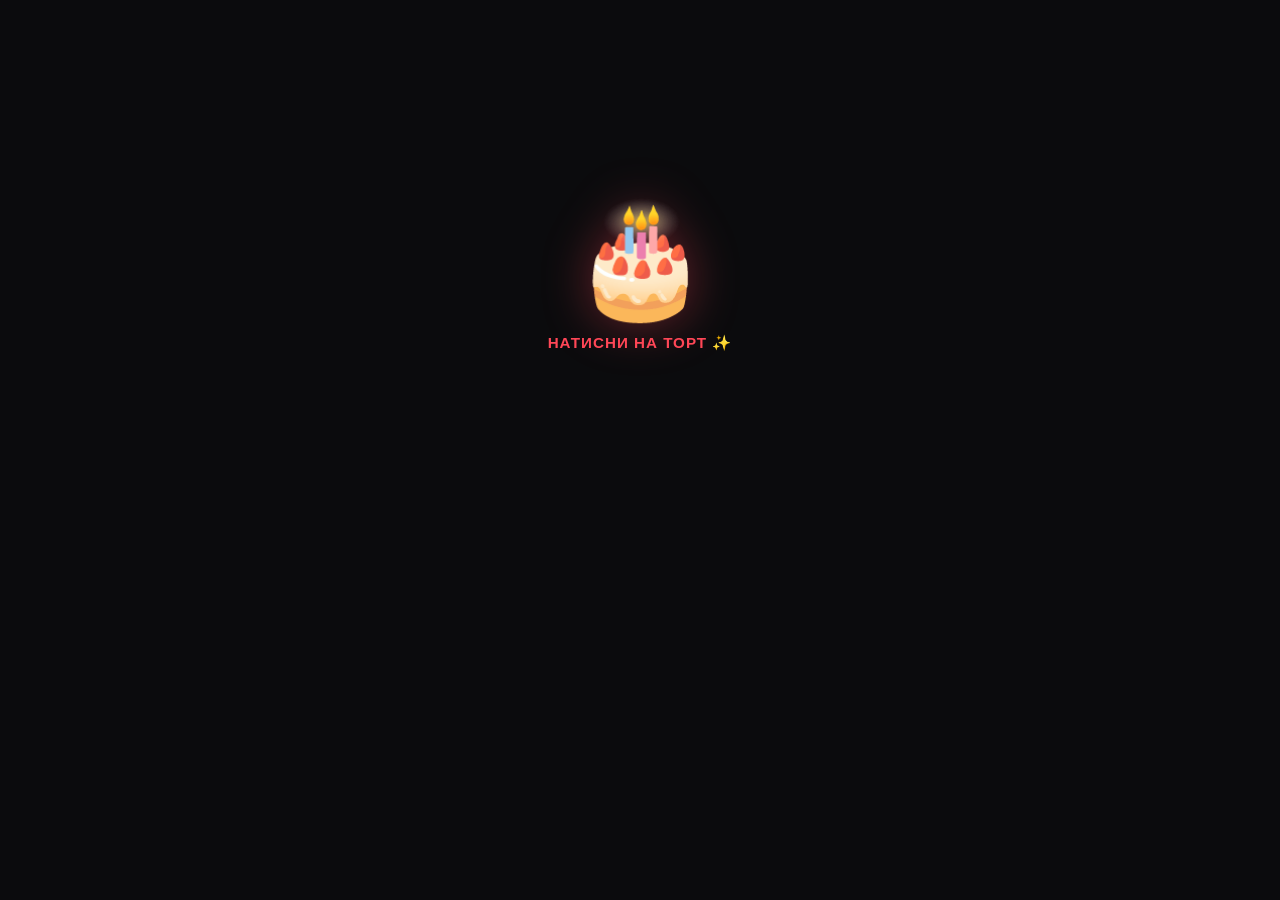
<file: cake.html>
<!DOCTYPE html>
<html lang="uk">
<head>
  <meta charset="UTF-8">
  <meta name="viewport" content="width=device-width, initial-scale=1.0">
  <title>З Днем Народження, Діано! 🎉</title>
  <style>
    * {
      margin: 0;
      padding: 0;
      box-sizing: border-box;
      font-family: 'Segoe UI', Tahoma, Geneva, Verdana, sans-serif;
    }

    body {
      background-color: #0b0b0d;
      color: #ffffff;
      min-height: 100vh;
      display: flex;
      flex-direction: column;
      justify-content: center;
      align-items: center;
      text-align: center;
      padding: 20px;
      overflow-x: hidden;
    }

    .container {
      max-width: 600px;
      width: 100%;
      display: flex;
      flex-direction: column;
      align-items: center;
      position: relative;
    }

    /* Додатковий білий текст "To be continued 2027..." зверху */
    .continued-text {
      position: absolute;
      top: -95px;
      color: #ffffff;
      font-weight: 700;
      font-size: 1rem;
      letter-spacing: 1px;
      opacity: 0;
      transform: translateY(10px);
      transition: all 0.3s ease;
      pointer-events: none;
      z-index: 11;
      text-shadow: 0 0 10px rgba(255, 255, 255, 0.5);
    }

    .continued-text.show {
      opacity: 1;
      transform: translateY(0);
    }

    /* Спливаюче повідомлення "Люблю тебе Діан" */
    .secret-toast {
      position: absolute;
      top: -55px;
      background: linear-gradient(135deg, #ff4757, #ff6b81);
      color: #ffffff;
      padding: 10px 22px;
      border-radius: 25px;
      font-weight: 700;
      font-size: 1.1rem;
      box-shadow: 0 10px 25px rgba(255, 71, 87, 0.5);
      opacity: 0;
      transform: translateY(10px) scale(0.9);
      transition: all 0.3s cubic-bezier(0.175, 0.885, 0.32, 1.275);
      cursor: pointer;
      z-index: 10;
    }

    .secret-toast.show {
      opacity: 1;
      transform: translateY(0) scale(1);
    }

    /* Збільшення при наведенні курсору на сам текст */
    .secret-toast:hover {
      transform: scale(1.08) translateY(0) !important;
    }

    /* Група верхніх смайликів (спочатку прихована) */
    .emoji-group {
      display: none;
      gap: 20px;
      justify-content: center;
      align-items: center;
      margin-bottom: 25px;
      opacity: 0;
      transform: translateY(-10px);
      transition: opacity 0.5s ease, transform 0.5s ease;
    }

    .emoji-group.visible {
      display: flex;
      opacity: 1;
      transform: translateY(0);
    }

    .emoji-item {
      font-size: 80px;
      cursor: pointer;
      user-select: none;
      transition: transform 0.2s ease, filter 0.2s ease;
      filter: drop-shadow(0 0 15px rgba(255, 71, 87, 0.3));
    }

    .emoji-item:hover {
      transform: scale(1.15) rotate(5deg);
    }

    .emoji-item:active {
      transform: scale(0.95);
    }

    /* Торт */
    .cake-wrapper {
      position: relative;
      cursor: pointer;
      margin-bottom: 30px;
      transition: transform 0.3s ease;
      user-select: none;
    }

    .cake-wrapper:hover {
      transform: scale(1.05);
    }

    .cake-icon {
      font-size: 110px;
      filter: drop-shadow(0 0 25px rgba(255, 71, 87, 0.4));
      animation: pulse 2s infinite ease-in-out;
    }

    .click-hint {
      margin-top: 10px;
      font-size: 0.95rem;
      color: #ff4757;
      letter-spacing: 1px;
      text-transform: uppercase;
      font-weight: 600;
      animation: bounce 1.5s infinite;
    }

    /* Блок привітання */
    .greeting-box {
      opacity: 0;
      transform: translateY(20px);
      transition: all 0.8s cubic-bezier(0.175, 0.885, 0.32, 1.275);
      pointer-events: none;
      background: rgba(255, 255, 255, 0.03);
      padding: 30px 25px;
      border-radius: 20px;
      border: 1px solid rgba(255, 255, 255, 0.08);
      backdrop-filter: blur(10px);
      box-shadow: 0 15px 35px rgba(0,0,0,0.5);
      width: 100%;
    }

    .greeting-box.active {
      opacity: 1;
      transform: translateY(0);
      pointer-events: auto;
    }

    .greeting-title {
      font-size: 2.2rem;
      margin-bottom: 15px;
      background: linear-gradient(135deg, #ff4757, #ff6b81, #ffa502);
      -webkit-background-clip: text;
      -webkit-text-fill-color: transparent;
      font-weight: 800;
    }

    .greeting-text {
      font-size: 1.15rem;
      color: #e0e0e0;
      line-height: 1.6;
      margin-bottom: 25px;
    }

    .btn-card {
      display: inline-block;
      padding: 14px 32px;
      background: linear-gradient(135deg, #ff4757, #ff6b81);
      color: #ffffff;
      text-decoration: none;
      border-radius: 30px;
      font-weight: 700;
      font-size: 1.05rem;
      box-shadow: 0 8px 25px rgba(255, 71, 87, 0.4);
      transition: all 0.3s ease;
    }

    .btn-card:hover {
      transform: translateY(-3px);
      box-shadow: 0 12px 30px rgba(255, 71, 87, 0.6);
    }

    @keyframes pulse {
      0%, 100% { transform: scale(1); }
      50% { transform: scale(1.03); }
    }

    @keyframes bounce {
      0%, 100% { transform: translateY(0); }
      50% { transform: translateY(-6px); }
    }
  </style>
</head>
<body>

  <div class="container">
    
    <!-- Додатковий білий текст зверху -->
    <div class="continued-text" id="continuedText">To be continued 2027...</div>

    <!-- Спливаючий текст "Люблю тебе Діан" -->
    <div class="secret-toast" id="secretToast">Ti amo Diana 💋❤️</div>

    <!-- Верхні 3 смайлики (спочатку приховані) -->
    <div class="emoji-group" id="emojiGroup">
      <span class="emoji-item">🎉</span>
      <span class="emoji-item">🎂</span>
      <span class="emoji-item">✨</span>
    </div>

    <!-- Торт -->
    <div class="cake-wrapper" id="cakeBtn">
      <div class="cake-icon">🎂</div>
      <div class="click-hint" id="hintText">Натисни на торт ✨</div>
    </div>

    <!-- Привітання та кнопка -->
    <div class="greeting-box" id="greetingBox">
      <h1 class="greeting-title">З 16-річчям, дорога Діано! ✨🎂</h1>
      <p class="greeting-text">
        Нехай цей рік принесе тобі безліч яскравих моментів, щирих посмішок та здійснення найзаповітніших мрій! 
        Дякую, що ти є. Для тебе створено особливу сторінку з найкращими спогадами!
      </p>
      <a href="main.html" class="btn-card">Перейти до листівки 💌</a>
    </div>

  </div>

  <script>
    const cakeBtn = document.getElementById('cakeBtn');
    const greetingBox = document.getElementById('greetingBox');
    const hintText = document.getElementById('hintText');
    const emojiGroup = document.getElementById('emojiGroup');
    const emojis = document.querySelectorAll('.emoji-item');
    const secretToast = document.getElementById('secretToast');
    const continuedText = document.getElementById('continuedText');
    let continuedTimeout;

    // Дія при натисканні на торт
    cakeBtn.addEventListener('click', () => {
      greetingBox.classList.add('active');
      hintText.style.display = 'none';
      document.querySelector('.cake-icon').innerText = '';   //🎉🎂✨
      emojiGroup.classList.add('visible');
    });

    // Клік на будь-який смайлик показує плашку "Люблю тебе Діан"
    emojis.forEach(emoji => {
      emoji.addEventListener('click', () => {
        secretToast.classList.add('show');
      });
    });

    // Якщо курсор іде з плашки "Люблю тебе Діан" — вона ховається
    secretToast.addEventListener('mouseleave', () => {
      secretToast.classList.remove('show');
    });

    // Клік на саму плашку "Люблю тебе Діан" запускає білий текст на 1 секунду
    secretToast.addEventListener('click', () => {
      continuedText.classList.add('show');
      
      clearTimeout(continuedTimeout);
      continuedTimeout = setTimeout(() => {
        continuedText.classList.remove('show');
      }, 1000);
    });
  </script>

</body>
</html>
</file>
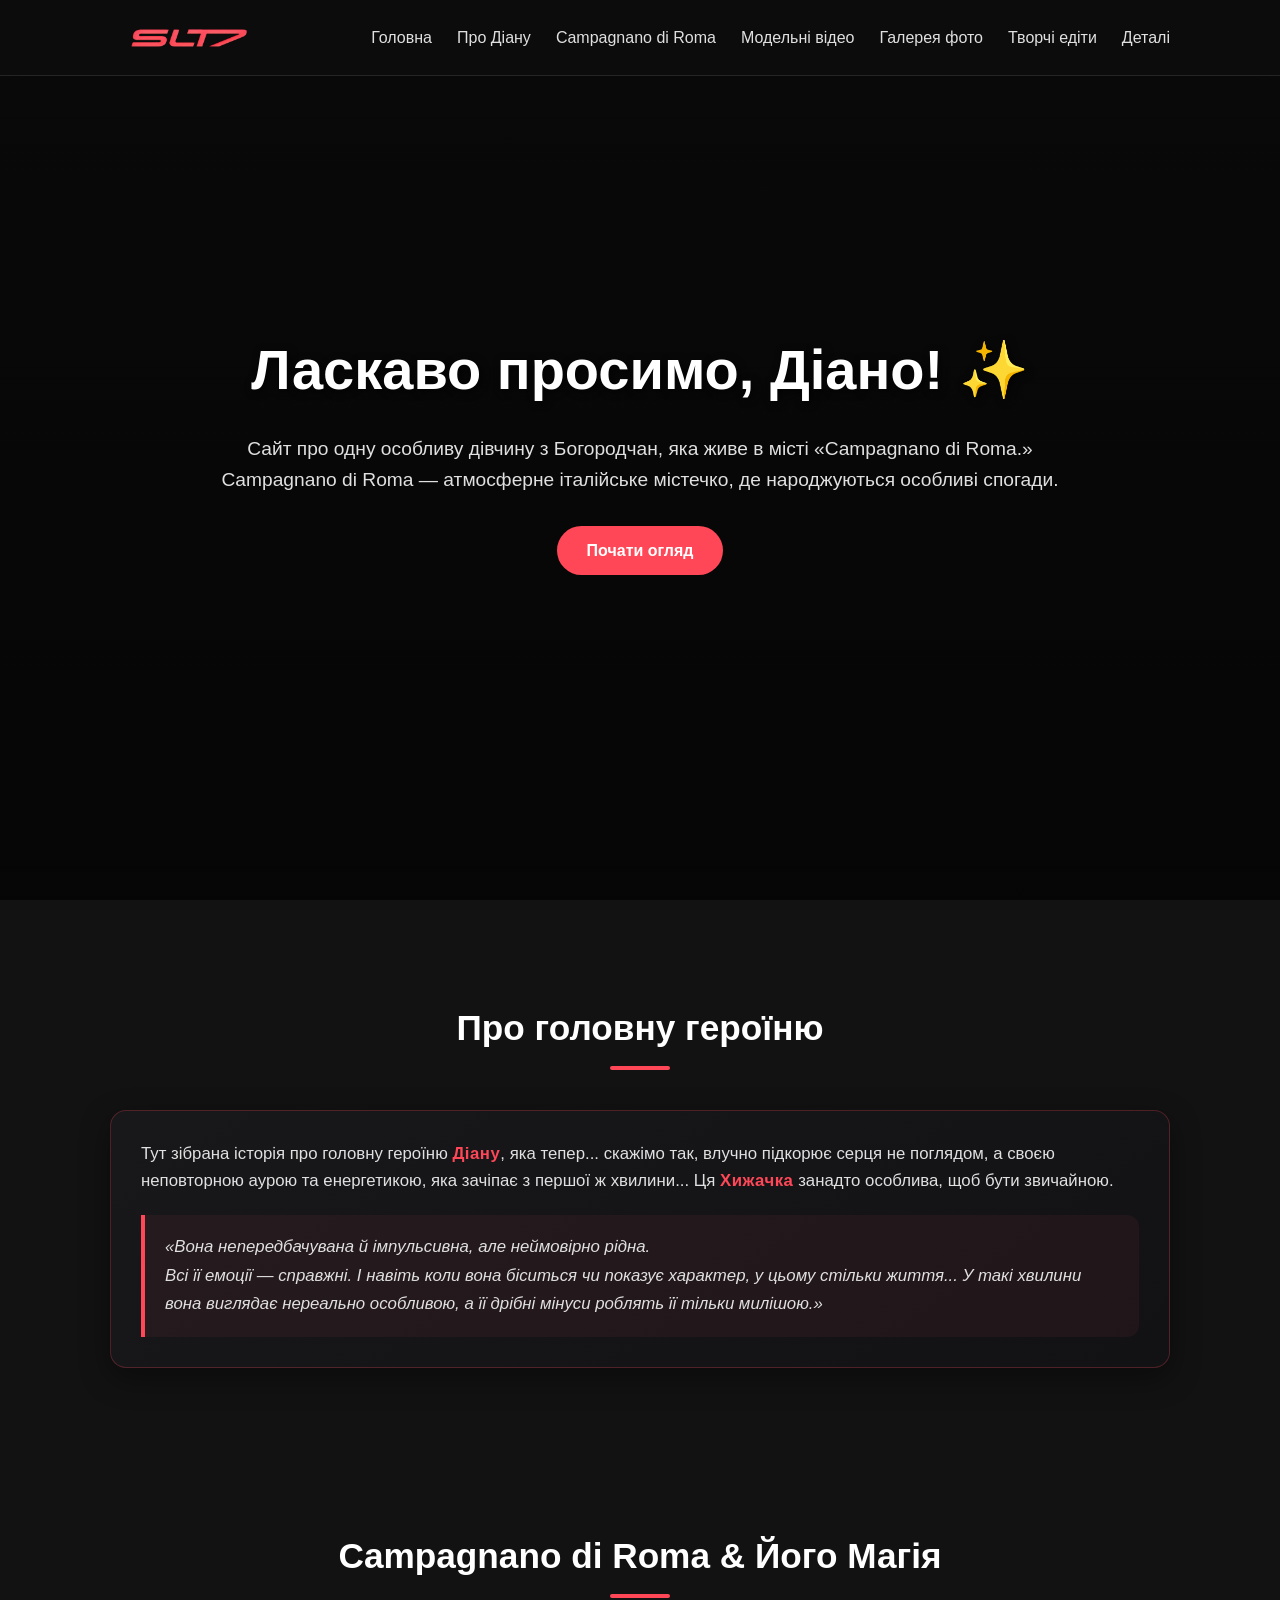
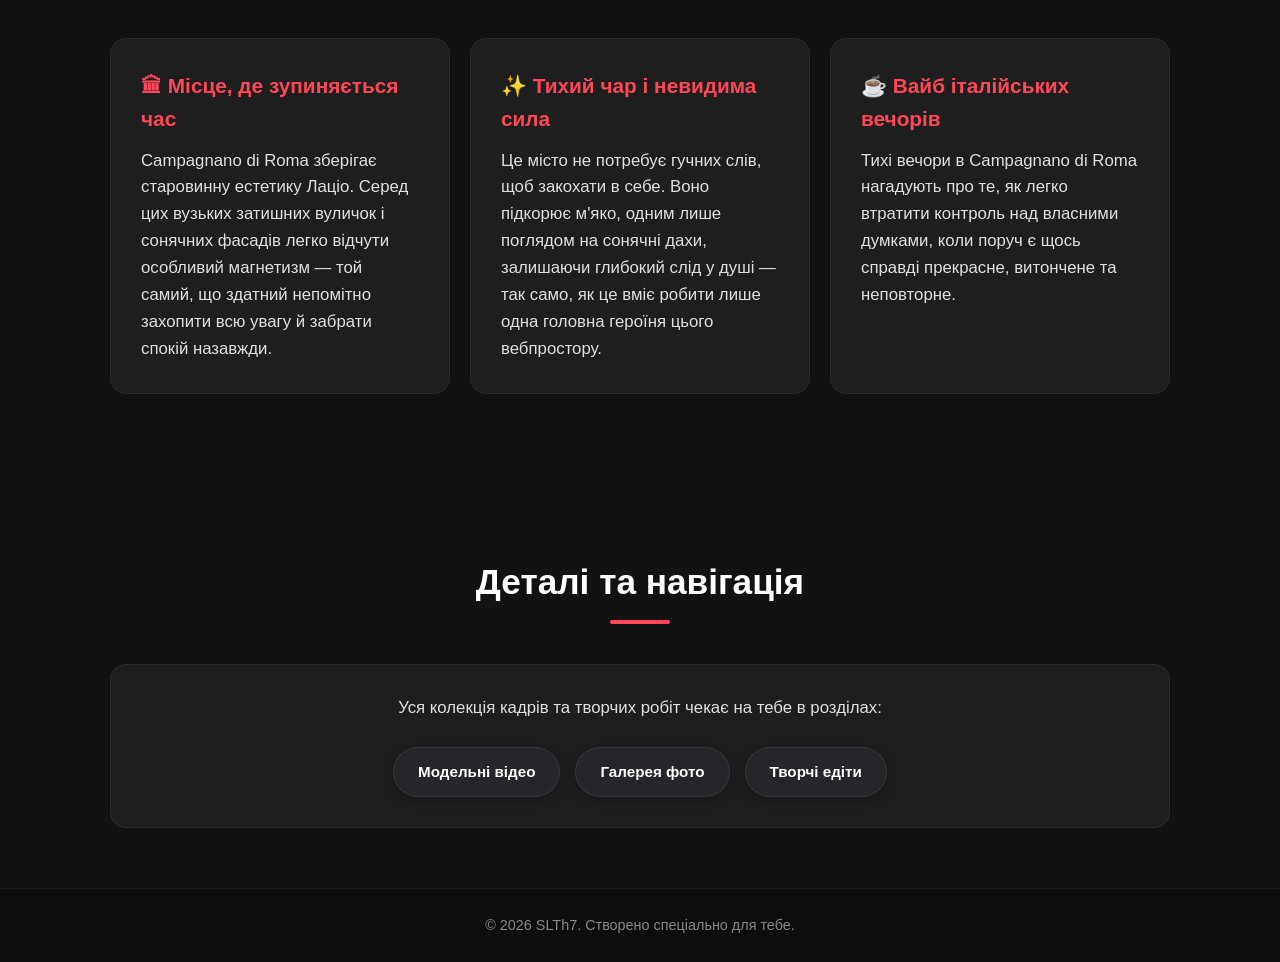
<file: index0.html>
<!DOCTYPE html>
<html lang="uk">
<head>
  <meta charset="UTF-8">
  <meta name="viewport" content="width=device-width, initial-scale=1.0">
  <title>SLTh7 - Головна</title>
  <link rel="stylesheet" href="style0.css">
</head>
<body>

  <!-- Напівпрозоре меню зверху -->
  <nav class="navbar">
    <div class="nav-container">
      <a href="#hero" class="nav-logo">
        <img src="1789593681100.png" alt="SLTh7 Logo">
      </a>
      <ul class="nav-links">
        <li><a href="#hero">Головна</a></li>
        <li><a href="#about">Про Діану</a></li>
        <li><a href="#campagnano">Campagnano di Roma</a></li>
        <li><a href="index1.html">Модельні відео</a></li>
        <li><a href="index2.html">Галерея фото</a></li>
        <li><a href="index3.html">Творчі едіти</a></li>
        <li><a href="#details">Деталі</a></li>
      </ul>
    </div>
  </nav>

  <!-- 1. Головна секція на весь екран (Hero) -->
  <header class="hero" id="hero">
    <h1>Ласкаво просимо, Діано! ✨</h1>
    <!-- Перший рядок українською з назвою міста англійською, другий рядок про місто -->
    <p>
      Сайт про одну особливу дівчину з Богородчан, яка живе в місті «Campagnano di Roma.»<br>
      Campagnano di Roma — атмосферне італійське містечко, де народжуються особливі спогади.
    </p>
    <a href="#about" class="btn">Почати огляд</a>
  </header>

<!-- 2. Про Діану -->
  <section class="content-section" id="about">
    <h2 class="section-title">Про головну героїню</h2>
    <div class="info-card hero-about-card">
      <p class="about-lead">
        Тут зібрана історія про головну героїню <span class="highlight-name">Діану</span>, яка тепер... скажімо так, влучно підкорює серця не поглядом, а своєю неповторною аурою та енергетикою, яка зачіпає з першої ж хвилини... Ця <span class="highlight-name">Хижачка</span> занадто особлива, щоб бути звичайною.
      </p>
      
      <div class="quote-box">
        <p class="quote-text">
          «Вона непередбачувана й імпульсивна, але неймовірно рідна. <br>
          Всі її емоції — справжні. І навіть коли вона біситься чи показує характер, у цьому стільки життя... У такі хвилини вона виглядає нереально особливою, а її дрібні мінуси роблять її тільки милішою.»
        </p>
      </div>
    </div>
  </section>

  <!-- 3. Секція: Campagnano di Roma з натяками -->
  <section class="content-section" id="campagnano">
    <h2 class="section-title">Campagnano di Roma & Його Магія</h2>
    <div class="cards-grid">
      
      <div class="info-card">
        <h3>🏛 Місце, де зупиняється час</h3>
        <p>Campagnano di Roma зберігає старовинну естетику Лаціо. Серед цих вузьких затишних вуличок і сонячних фасадів легко відчути особливий магнетизм — той самий, що здатний непомітно захопити всю увагу й забрати спокій назавжди.</p>
      </div>

      <div class="info-card">
        <h3>✨ Тихий чар і невидима сила</h3>
        <p>Це місто не потребує гучних слів, щоб закохати в себе. Воно підкорює м'яко, одним лише поглядом на сонячні дахи, залишаючи глибокий слід у душі — так само, як це вміє робити лише одна головна героїня цього вебпростору.</p>
      </div>

      <div class="info-card">
        <h3>☕ Вайб італійських вечорів</h3>
        <p>Тихі вечори в Campagnano di Roma нагадують про те, як легко втратити контроль над власними думками, коли поруч є щось справді прекрасне, витончене та неповторне.</p>
      </div>

    </div>
  </section>

<!-- 4. Детальна інформація / Навігація -->
  <section class="content-section" id="details">
    <h2 class="section-title">Деталі та навігація</h2>
    <div class="info-card nav-details-card">
      <p class="nav-details-text">Уся колекція кадрів та творчих робіт чекає на тебе в розділах:</p>
      
      <div class="nav-buttons-container">
        <a href="index1.html" class="nav-btn-link">Модельні відео</a>
        <a href="index2.html" class="nav-btn-link main-btn">Галерея фото</a>
        <a href="index3.html" class="nav-btn-link">Творчі едіти</a>
      </div>
    </div>
  </section>

    <footer class="footer">
    <p>&copy; 2026 SLTh7. Створено спеціально для тебе.</p>
  </footer>

  <script>
    console.log("Ура! Скрипт підключено успішно!");
    alert("З приходом на сайт!");
    alert("Він створений спеціально для тебе!");
    
    function scrollDown() {
        window.scrollTo({top: window.innerHeight, behavior: 'smooth' });
    }
  </script>
  <script src="script1.js"></script>
</body>
</html>
</file>
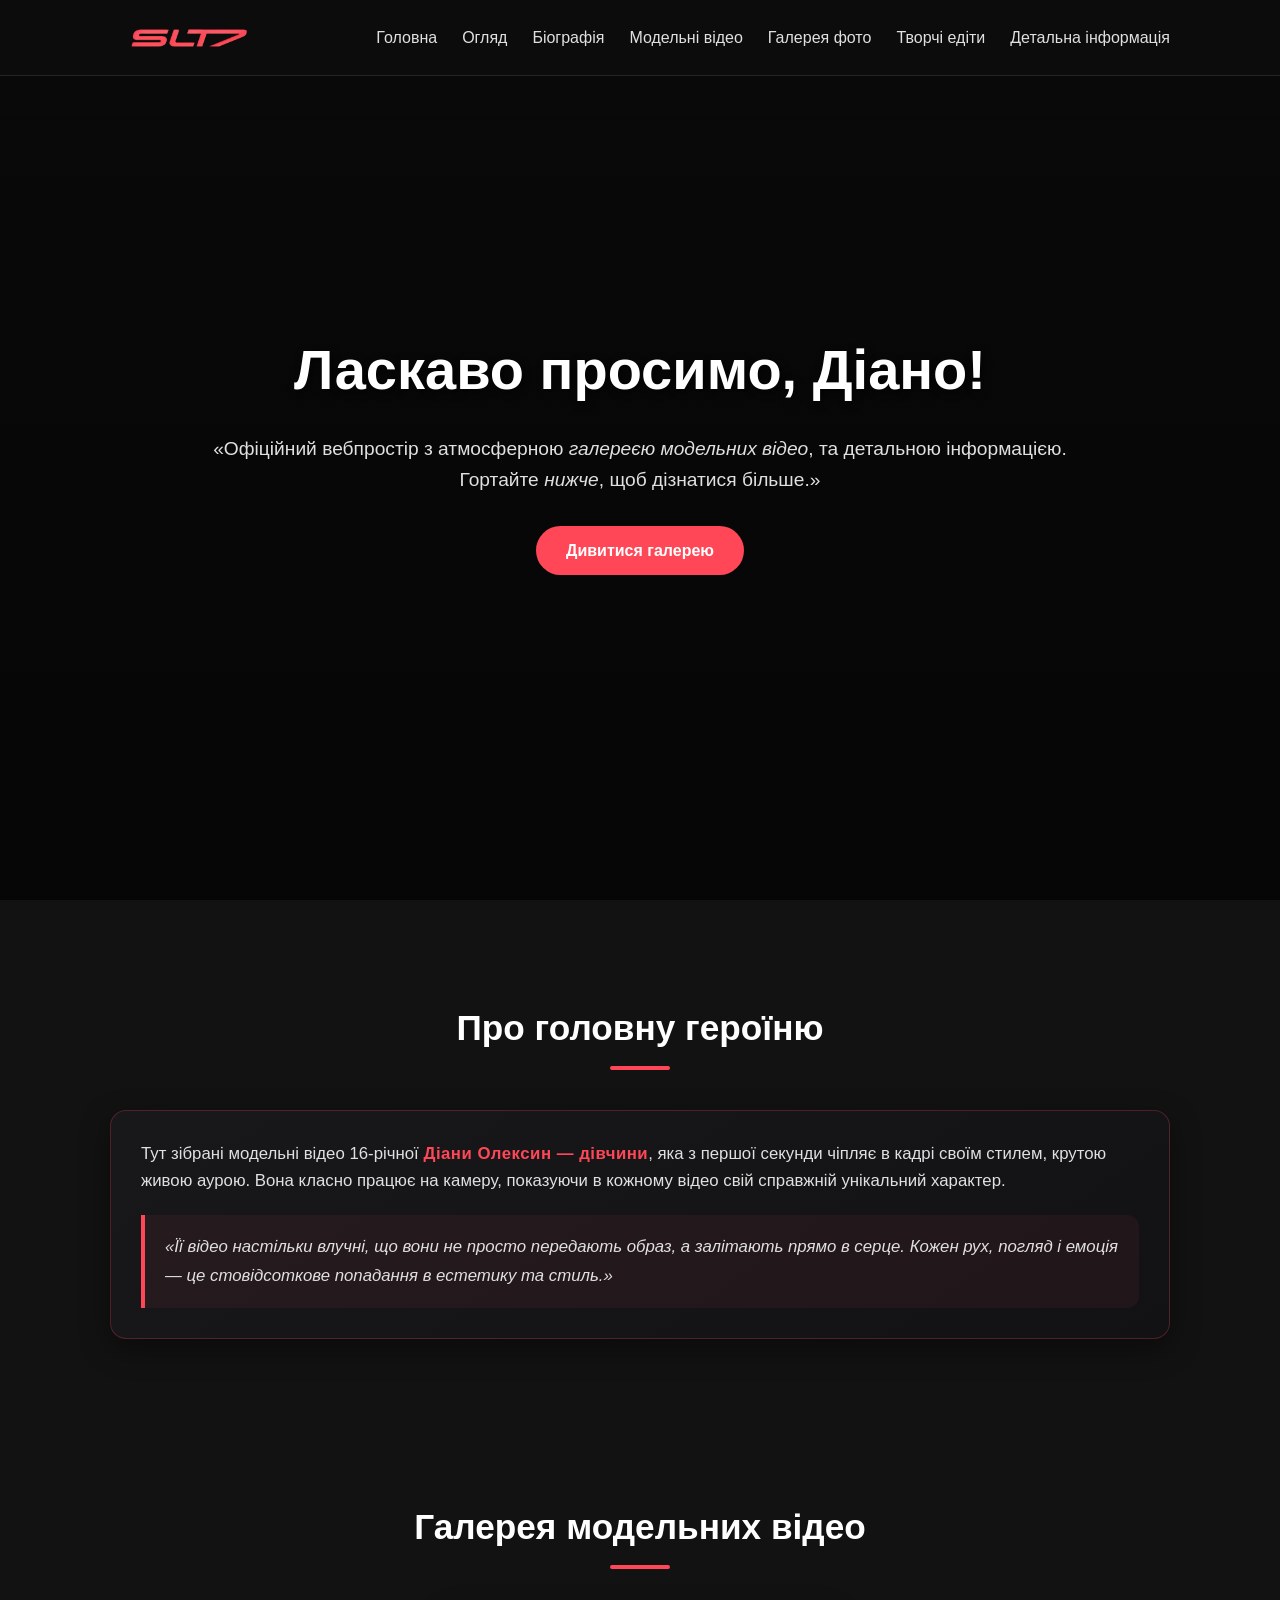
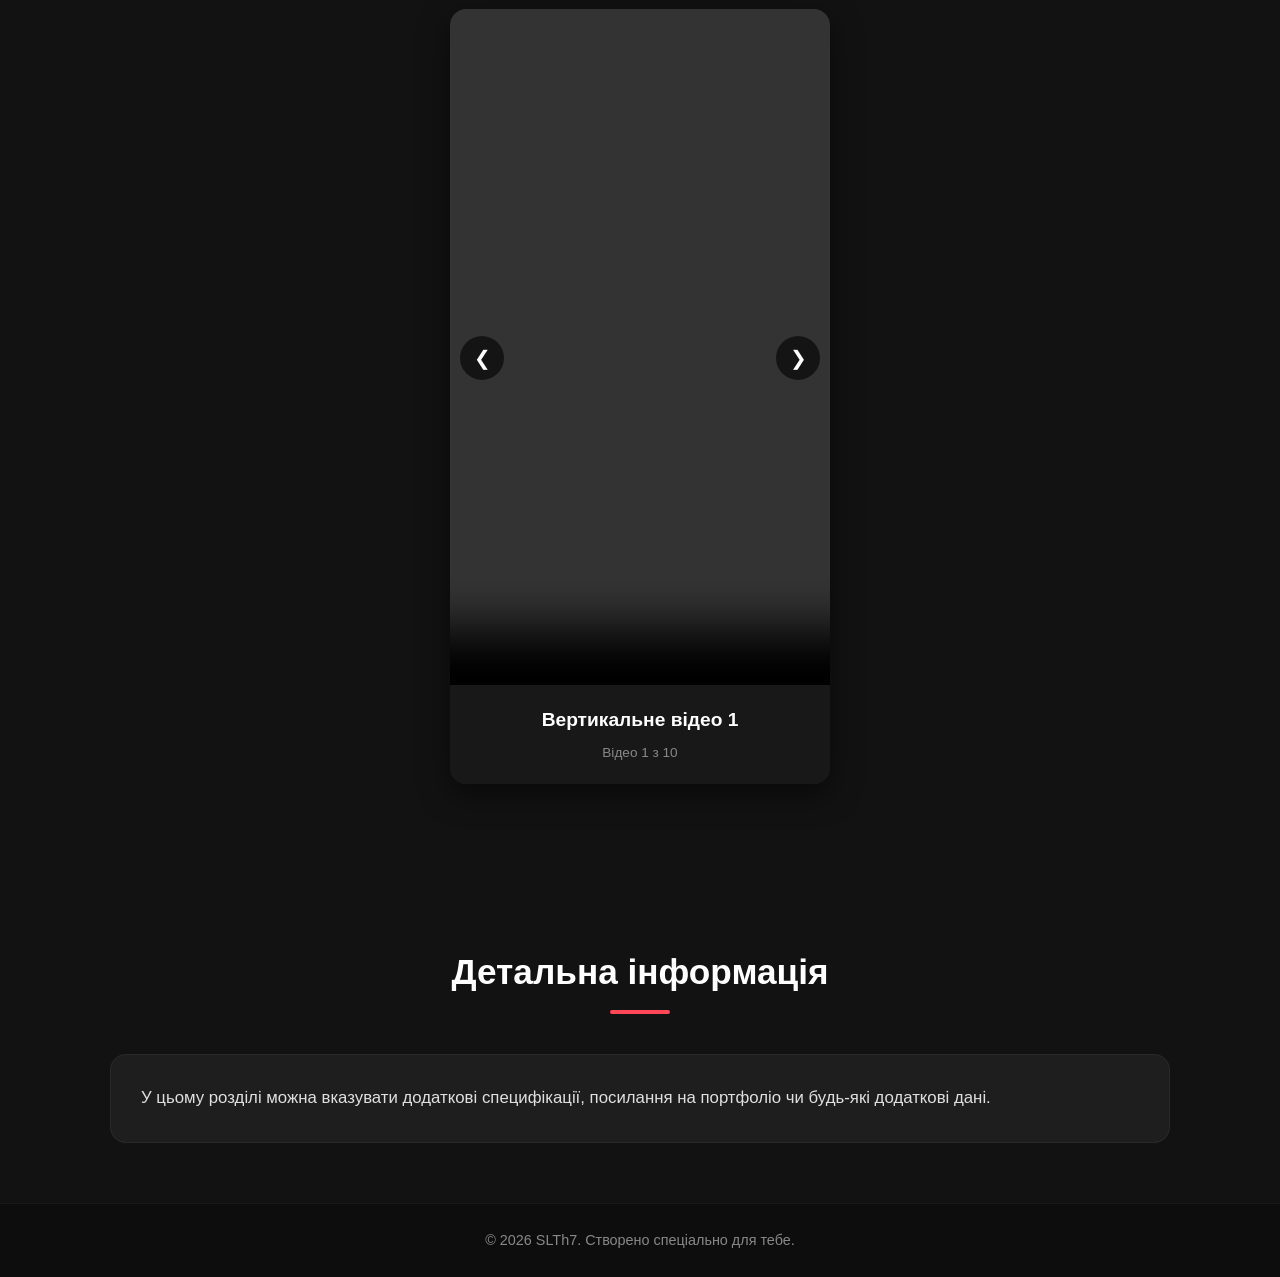
<file: index1.html>
<!DOCTYPE html>
<html lang="uk">
<head>
  <meta charset="UTF-8">
  <meta name="viewport" content="width=device-width, initial-scale=1.0">
  <title>SLTh7 - Персональний Сайт</title>
  <link rel="stylesheet" href="style1.css">
</head>
<body>

  <!-- Напівпрозоре меню зверху -->
  <nav class="navbar">
    <div class="nav-container">
      <a href="#hero" class="nav-logo">
    <img src="1789593681100.png" alt="SLTh7 Logo">
</a>
      <ul class="nav-links">
        <li><a href="index0.html">Головна</a></li>
        <li><a href="#hero">Огляд</a></li>
        <li><a href="#biography">Біографія</a></li>
        <li><a href="#gallery">Модельні відео</a></li>
        <li><a href="index2.html">Галерея фото</a></li>
        <li><a href="index3.html">Творчі едіти</a></li>
        <li><a href="#details">Детальна інформація</a></li>
      </ul>
    </div>
  </nav>

  <!-- 1. Головна секція на весь екран (Hero) -->
  <header class="hero" id="hero">
    <h1>Ласкаво просимо, Діано!</h1>
    <p>«Офіційний вебпростір з атмосферною <em>галереєю модельних відео</em>, та детальною інформацією. <br> 
      Гортайте <em>нижче</em>, щоб дізнатися більше.»</p>
    <a href="#gallery" class="btn">Дивитися галерею</a>
  </header>

  <!-- 2. Біографія -->
  <section class="content-section" id="biography">
    <h2 class="section-title">Про головну героїню</h2>
    <div class="info-card hero-about-card">
      <p class="about-lead">
        Тут зібрані модельні відео 16-річної <span class="highlight-name">Діани Олексин — дівчини</span>, яка з першої секунди чіпляє в кадрі своїм стилем, крутою живою аурою. Вона класно працює на камеру, показуючи в кожному відео свій справжній унікальний характер.
      </p>
      
      <div class="quote-box">
        <p class="quote-text">
          «Її відео настільки влучні, що вони не просто передають образ, а залітають прямо в серце. Кожен рух, погляд і емоція — це стовідсоткове попадання в естетику та стиль.»
        </p>
      </div>
    </div>
  </section>

  <!-- 3. Відеогалерея (Одне вікно, 4 відео) -->
  <section class="content-section" id="gallery">
    <h2 class="section-title">Галерея модельних відео</h2>

    <div class="video-slider-container">
      <!-- Стрілочки переключення -->
      <button class="nav-btn prev-btn" id="prevBtn" aria-label="Попереднє відео">&#10094;</button>
      <button class="nav-btn next-btn" id="nextBtn" aria-label="Наступне відео">&#10095;</button>

      <div class="video-player-wrapper">
  <video id="videoPlayer" controls allowfullscreen>
    <source src="" type="video/mp4">
  </video>
</div>

      <!-- Опис та лічильник -->
      <div class="video-info">
        <h3 id="videoTitle">Завантаження...</h3>
        <div class="video-counter" id="videoCounter">Відео 1 з 4</div>
      </div>
    </div>
  </section>

  <!-- 4. Детальна інформація -->
  <section class="content-section" id="details">
    <h2 class="section-title">Детальна інформація</h2>
    <div class="info-card">
      <p>У цьому розділі можна вказувати додаткові специфікації, посилання на портфоліо чи будь-які додаткові дані.</p>
    </div>
  </section>

    <!-- Футер -->
  <footer class="footer">
    <p>&copy; 2026 SLTh7. Створено спеціально для тебе.</p>
  </footer>

  <script src="script1.js"></script>
</body>
</html>
</file>
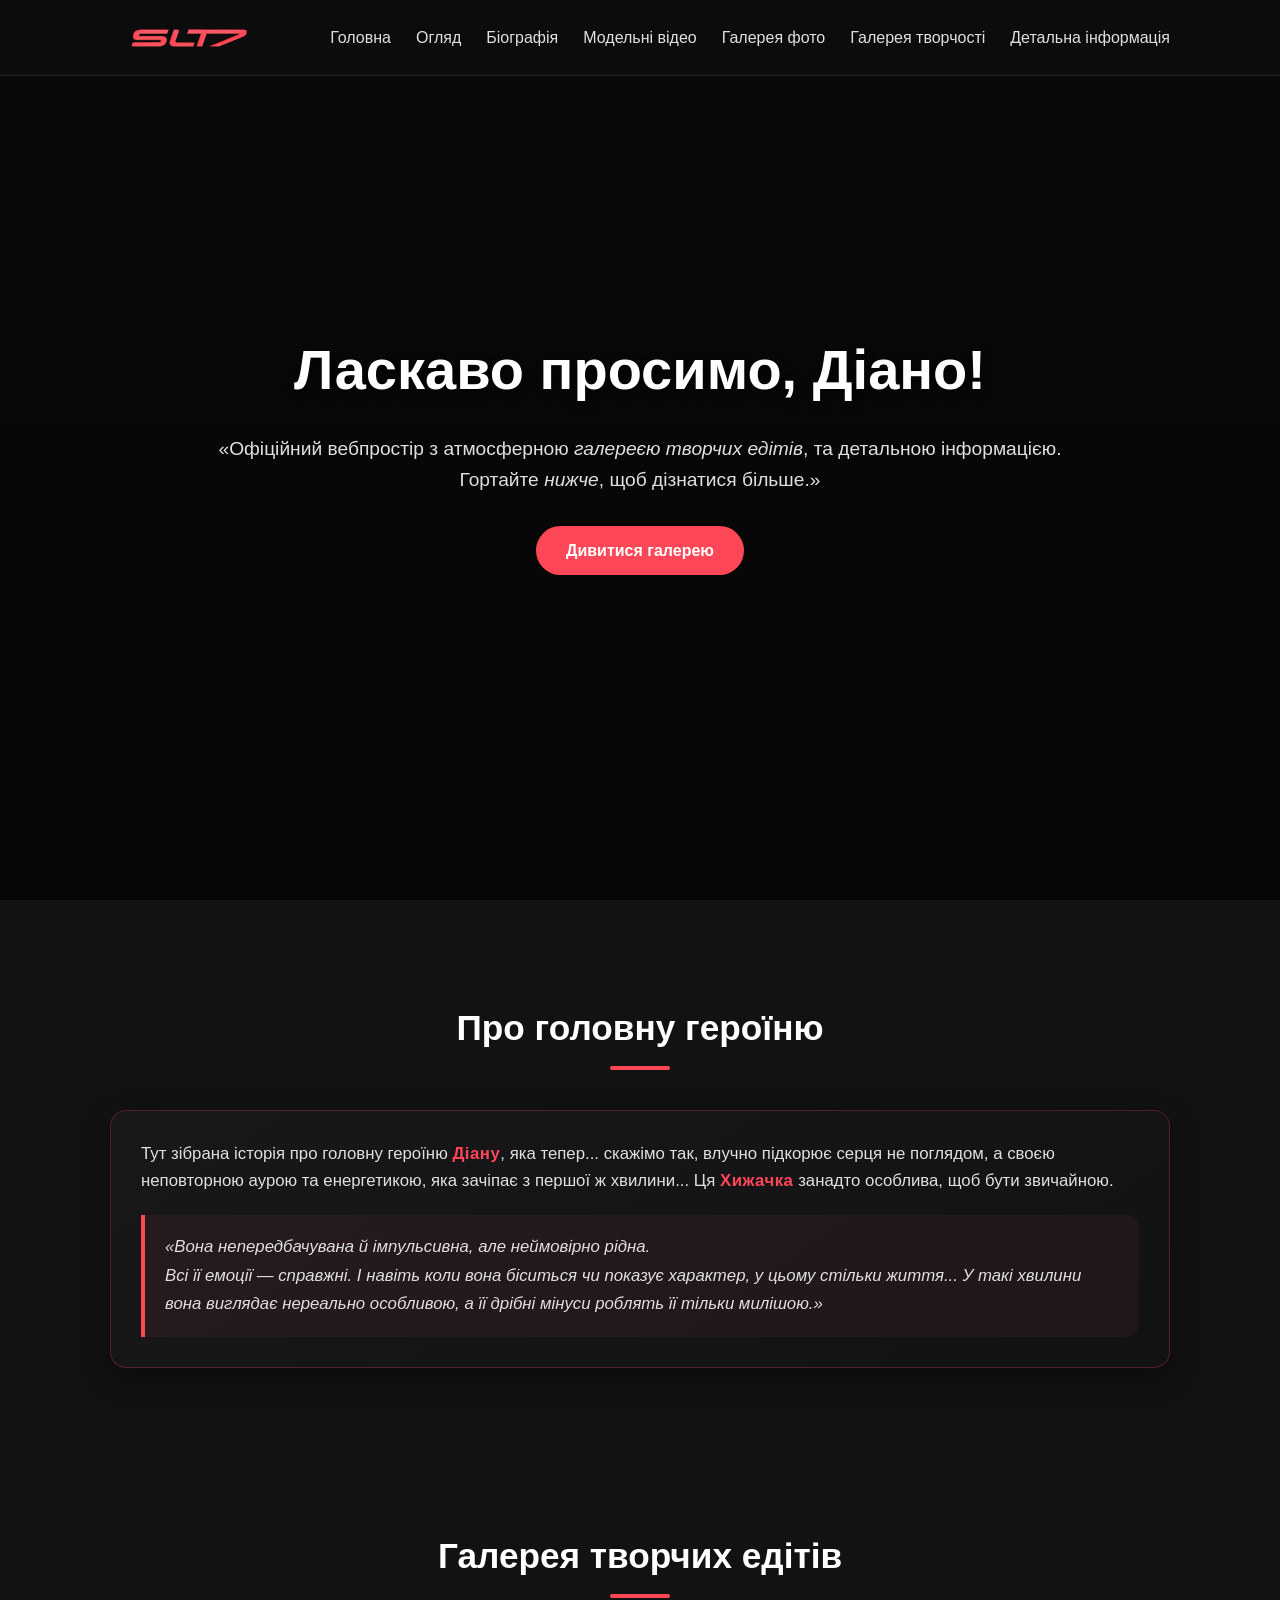
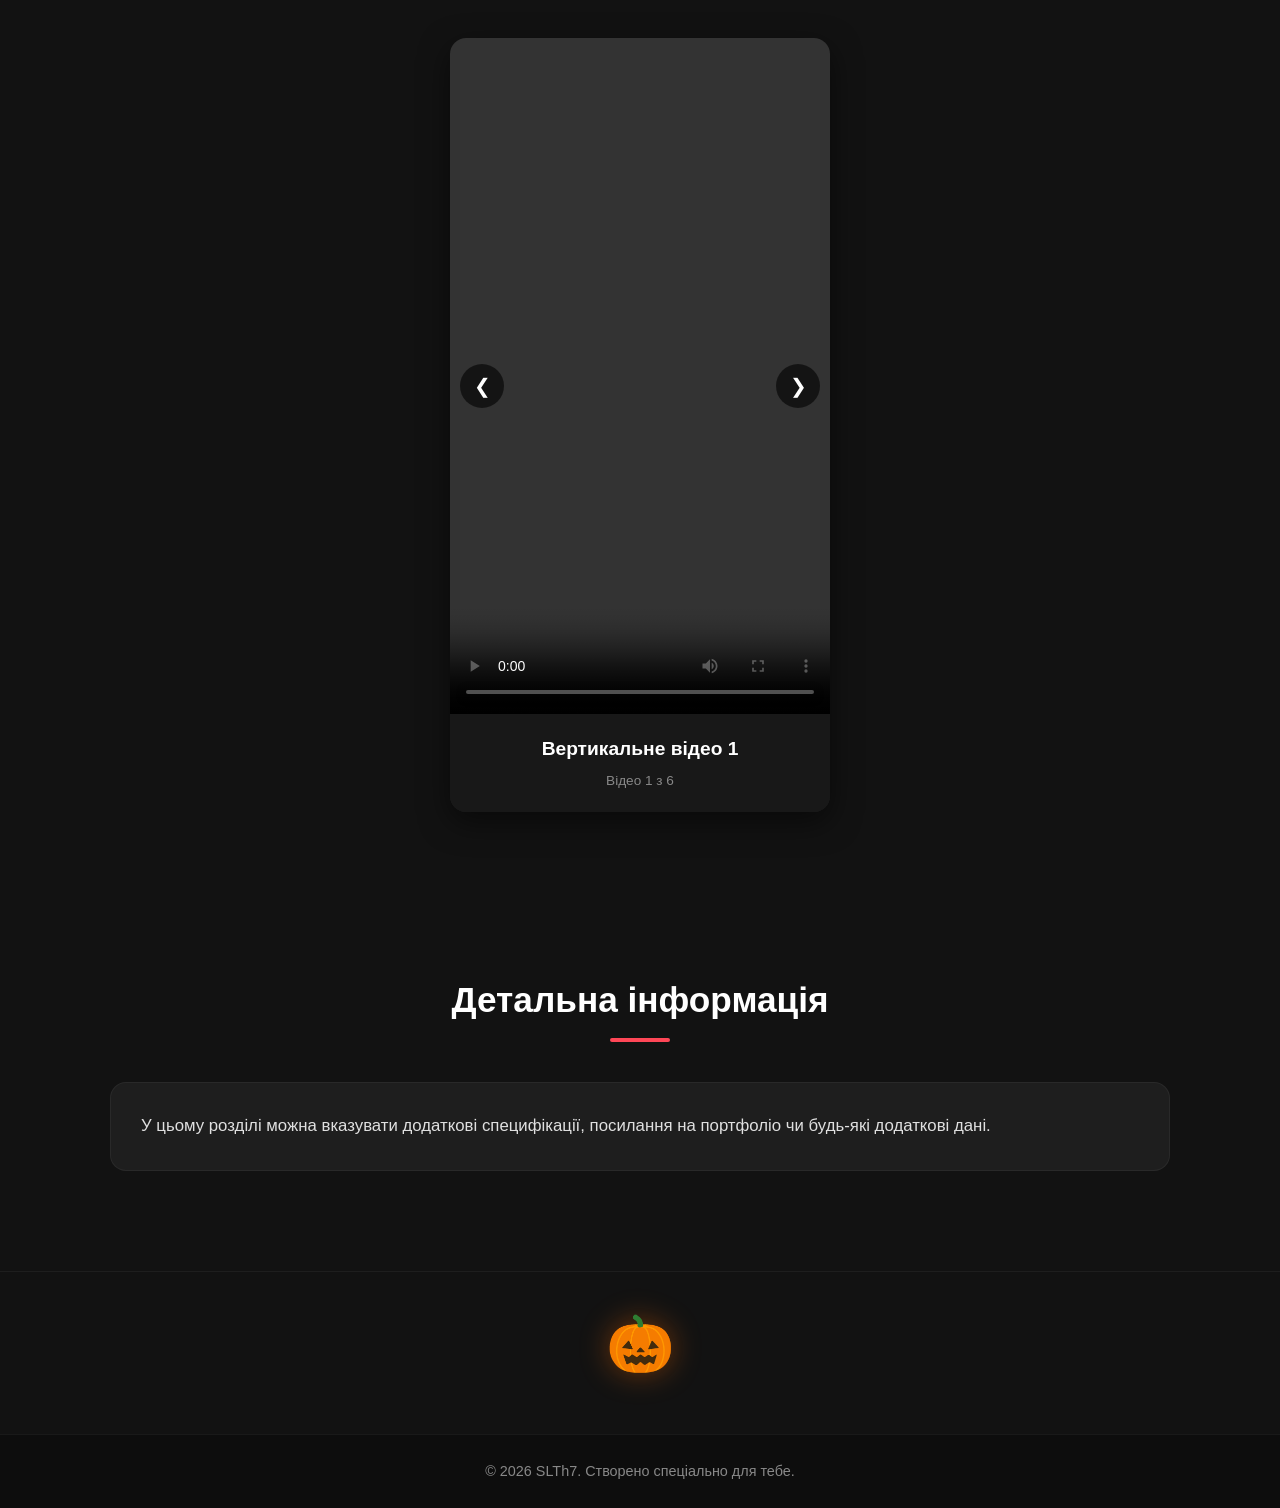
<file: index3.html>
<!DOCTYPE html>
<html lang="uk">
<head>
  <meta charset="UTF-8">
  <meta name="viewport" content="width=device-width, initial-scale=1.0">
  <title>SLTh7 - Персональний Сайт</title>
  <link rel="stylesheet" href="style1.css">
  <style>
    /* Стилі для хеллоуїнського гарбузика внизу */
    .halloween-footer-surprise {
      text-align: center;
      padding: 40px 20px 20px 20px;
      margin-top: 40px;
      border-top: 1px solid rgba(255, 255, 255, 0.05);
    }

    .pumpkin-btn {
      background: none;
      border: none;
      font-size: 55px;
      cursor: pointer;
      user-select: none;
      filter: drop-shadow(0 0 15px rgba(255, 107, 0, 0.4));
      transition: transform 0.3s ease;
      animation: pumpkinBounce 2s infinite ease-in-out;
    }

    .pumpkin-btn:hover {
      transform: scale(1.15) rotate(10deg);
    }

    .halloween-text {
      margin-top: 10px;
      font-size: 1.05rem;
      font-weight: 700;
      color: #ff9f43;
      opacity: 0;
      transform: translateY(-10px);
      transition: all 0.4s ease;
      pointer-events: none;
      text-shadow: 0 0 10px rgba(255, 159, 67, 0.5);
    }

    .halloween-text.show {
      opacity: 1;
      transform: translateY(0);
      animation: blinkText 1.5s infinite alternate;
    }

    @keyframes pumpkinBounce {
      0%, 100% { transform: translateY(0); }
      50% { transform: translateY(-6px); }
    }

    @keyframes blinkText {
      0% { opacity: 0.4; }
      100% { opacity: 1; }
    }
  </style>
</head>
<body>

  <!-- Напівпрозоре меню зверху -->
  <nav class="navbar">
    <div class="nav-container">
      <a href="#hero" class="nav-logo">
    <img src="1789593681100.png" alt="SLTh7 Logo">
</a>
      <ul class="nav-links">
        <li><a href="index0.html">Головна</a></li>
        <li><a href="#hero">Огляд</a></li>
        <li><a href="#biography">Біографія</a></li>
        <li><a href="index2.html">Модельні відео</a></li>
        <li><a href="index2.html">Галерея фото</a></li>
        <li><a href="#gallery">Галерея творчості</a></li>
        <li><a href="#details">Детальна інформація</a></li>
      </ul>
    </div>
  </nav>

  <!-- 1. Головна секція на весь екран (Hero) -->
  <header class="hero" id="hero">
    <h1>Ласкаво просимо, Діано!</h1>
    <p>«Офіційний вебпростір з атмосферною <em>галереєю творчих едітів</em>, та детальною інформацією. <br> 
      Гортайте <em>нижче</em>, щоб дізнатися більше.»</p>
    <a href="#gallery" class="btn">Дивитися галерею</a>
  </header>

  <!-- 2. Біографія -->
  <section class="content-section" id="about">
    <h2 class="section-title">Про головну героїню</h2>
    <div class="info-card hero-about-card">
      <p class="about-lead">
        Тут зібрана історія про головну героїню <span class="highlight-name">Діану</span>, яка тепер... скажімо так, влучно підкорює серця не поглядом, а своєю неповторною аурою та енергетикою, яка зачіпає з першої ж хвилини... Ця <span class="highlight-name">Хижачка</span> занадто особлива, щоб бути звичайною.
      </p>
      
      <div class="quote-box">
        <p class="quote-text">
          «Вона непередбачувана й імпульсивна, але неймовірно рідна. <br>
          Всі її емоції — справжні. І навіть коли вона біситься чи показує характер, у цьому стільки життя... У такі хвилини вона виглядає нереально особливою, а її дрібні мінуси роблять її тільки милішою.»
        </p>
      </div>
    </div>
  </section>

  <!-- 3. Відеогалерея (Одне вікно, 4 відео) -->
  <section class="content-section" id="gallery">
    <h2 class="section-title">Галерея творчих едітів</h2>

    <div class="video-slider-container">
      <!-- Стрілочки переключення -->
      <button class="nav-btn prev-btn" id="prevBtn" aria-label="Попереднє відео">&#10094;</button>
      <button class="nav-btn next-btn" id="nextBtn" aria-label="Наступне відео">&#10095;</button>

      <div class="video-player-wrapper">
  <video id="videoPlayer" controls allowfullscreen>
    <source src="" type="video/mp4">
  </video>
</div>

      <!-- Опис та лічильник -->
      <div class="video-info">
        <h3 id="videoTitle">Завантаження...</h3>
        <div class="video-counter" id="videoCounter">Відео 1 з 4</div>
      </div>
    </div>
  </section>

  <!-- 4. Детальна інформація -->
  <section class="content-section" id="details">
    <h2 class="section-title">Детальна інформація</h2>
    <div class="info-card">
      <p>У цьому розділі можна вказувати додаткові специфікації, посилання на портфоліо чи будь-які додаткові дані.</p>
    </div>
  </section>

  <!-- Хеллоуїнський сюрприз у самому низу сайту -->
  <div class="halloween-footer-surprise">
    <button class="pumpkin-btn" id="pumpkinBtn" title="Натисни мене!">🎃</button>
    <div class="halloween-text" id="halloweenText">ого а, що це таке? Нужмо, нажми!</div>
  </div>

    <!-- Футер -->
  <footer class="footer">
    <p>&copy; 2026 SLTh7. Створено спеціально для тебе.</p>
  </footer>

  <script src="main.js"></script>
  <script>
    // Логіка кліків по гарбузику внизу
    const pumpkinBtn = document.getElementById('pumpkinBtn');
    const halloweenText = document.getElementById('halloweenText');
    let clickCount = 0;

    pumpkinBtn.addEventListener('click', () => {
      clickCount++;

      if (clickCount === 1) {
        // Перший клік: показуємо текст
        halloweenText.classList.add('show');
      } else {
        // Другий та наступні кліки: перекидаємо на іншу сторінку (наприклад, cake.html)
        window.location.href = 'cake.html'; 
      }
    });
  </script>
</body>
</html>
</file>
<file: style0.css>
/* ==========================================
   1. БАЗОВІ СТИЛІ ТА СКИДАННЯ (RESET)
   ========================================== */
html {
  scroll-behavior: smooth;
}

* {
  margin: 0;
  padding: 0;
  box-sizing: border-box;
  font-family: 'Segoe UI', Tahoma, Geneva, Verdana, sans-serif;
}

body {
  background-color: #121212;
  color: #ffffff;
  line-height: 1.6;
  overflow-x: hidden;
}

/* ==========================================
   2. НАПІВПРОЗОРЕ МЕНЮ (GLASSMORPHIC NAVBAR)
   ========================================== */
.navbar {
  position: fixed;
  top: 0;
  left: 0;
  width: 100%;
  background: rgba(18, 18, 18, 0.45);
  backdrop-filter: blur(12px);
  -webkit-backdrop-filter: blur(12px);
  border-bottom: 1px solid rgba(255, 255, 255, 0.1);
  z-index: 1000;
  padding: 15px 0;
}

.nav-container {
  max-width: 1100px;
  margin: 0 auto;
  display: flex;
  justify-content: space-between;
  align-items: center;
  padding: 0 20px;
}

.nav-logo {
  display: flex;
  align-items: center;
  text-decoration: none;
}

.nav-logo img {
  height: 45px;
  width: auto;
  display: block;
  object-fit: contain;
}

.nav-links {
  display: flex;
  list-style: none;
  gap: 25px;
  align-items: center;
}

.nav-links a {
  color: #e0e0e0;
  text-decoration: none;
  font-weight: 500;
  transition: color 0.3s ease;
}

.nav-links a:hover {
  color: #ff4757;
}

/* ==========================================
   3. ГОЛОВНА СЕКЦІЯ (HERO) — ПОВЕРНЕНО КЛАСИЧНЕ ОСВІТЛЕННЯ
   ========================================== */
.hero {
  width: 100%;
  height: 100vh;
  background: linear-gradient(rgba(0, 0, 0, 0.5), rgba(0, 0, 0, 0.7)), 
              url('https://images.unsplash.com/photo-1506744038136-46273834b3fb?auto=format&fit=crop&w=1920&q=80') center/cover no-repeat;
  display: flex;
  flex-direction: column;
  justify-content: center;
  align-items: center;
  text-align: center;
  padding: 20px;
}

.hero h1 {
  font-size: 3.5rem;
  margin-bottom: 20px;
  text-shadow: 2px 2px 8px rgba(0, 0, 0, 0.7);
}

.hero p {
  font-size: 1.2rem;
  max-width: 1000px !important;
  width: 90% !important;
  margin: 0 auto 30px auto !important;
  color: #e0e0e0;
  text-align: center;
  white-space: normal;
}

.hero .btn {
  display: inline-block;
  padding: 12px 30px;
  background-color: #ff4757;
  color: #ffffff;
  text-decoration: none;
  border-radius: 30px;
  font-weight: bold;
  transition: background 0.3s ease, transform 0.2s ease;
}

.hero .btn:hover {
  background-color: #ff6b81;
  transform: translateY(-3px);
}

/* ==========================================
   4. КОНТЕНТНІ СЕКЦІЇ ТА ЗАГОЛОВКИ
   ========================================== */
.content-section {
  max-width: 1100px;
  margin: 0 auto;
  padding: 100px 20px 60px;
}

.section-title {
  text-align: center;
  font-size: 2.2rem;
  margin-bottom: 40px;
  position: relative;
}

.section-title::after {
  content: '';
  display: block;
  width: 60px;
  height: 4px;
  background: #ff4757;
  margin: 10px auto 0;
  border-radius: 2px;
}

/* ==========================================
   5. ІНФОРМАЦІЙНІ КАРАТКИ ТА СЕКЦІЯ "ПРО ДІАНУ"
   ========================================== */
.info-card {
  background: #1e1e1e;
  padding: 30px;
  border-radius: 16px;
  border: 1px solid rgba(255, 255, 255, 0.05);
  word-wrap: break-word;
  overflow-wrap: break-word;
}

.info-card p {
  color: #e0e0e0;
  font-size: 1.05rem;
}

/* Спеціальний дизайн для картки "Про Діану" */
.hero-about-card {
  position: relative;
  overflow: hidden;
  background: linear-gradient(145deg, #18181b, #121214);
  border: 1px solid rgba(255, 71, 87, 0.25);
  box-shadow: 0 10px 30px rgba(0, 0, 0, 0.4);
  padding: 30px;
  width: 100%;
}

.about-lead {
  font-size: 1.05rem;
  color: #e0e0e0;
  margin-bottom: 15px;
  line-height: 1.6;
}

.highlight-name {
  color: #ff4757;
  font-weight: 700;
  letter-spacing: 0.5px;
}

.quote-box {
  position: relative;
  margin-top: 20px;
  padding: 18px 20px;
  background: rgba(255, 71, 87, 0.06);
  border-left: 4px solid #ff4757;
  border-radius: 0 12px 12px 0;
  box-sizing: border-box;
  width: 100%;
}

.quote-text {
  font-style: italic;
  color: #f1f2f6;
  font-size: 1rem;
  line-height: 1.7;
  white-space: normal;
}

/* ==========================================
   6. СІТКА КАРТОК (CAMPAGNANO DI ROMA)
   ========================================== */
.cards-grid {
  display: grid;
  grid-template-columns: repeat(auto-fit, minmax(280px, 1fr));
  gap: 20px;
}

.cards-grid .info-card h3 {
  color: #ff4757;
  margin-bottom: 12px;
  font-size: 1.3rem;
}

/* ==========================================
   7. СТИЛІЗАЦІЯ КНОПОК НАВІГАЦІЇ В СЕКЦІЇ DETAILS
   ========================================== */

.info-card.nav-details-card {
  text-align: center;
  transition: none !important;
}

.info-card.nav-details-card:hover {
  transform: none !important;
  border-color: rgba(255, 255, 255, 0.05) !important;
}

.nav-details-text {
  color: #e0e0e0;
  font-size: 1.05rem;
  margin-bottom: 25px;
}

.nav-buttons-container {
  display: flex;
  justify-content: center;
  align-items: center;
  gap: 15px;
  flex-wrap: wrap;
}

.nav-btn-link {
  display: inline-flex;
  align-items: center;
  justify-content: center;
  padding: 12px 24px;
  background-color: #26262a;
  color: #ffffff !important;
  text-decoration: none !important;
  border-radius: 30px;
  font-weight: 600;
  font-size: 0.95rem;
  border: 1px solid rgba(255, 255, 255, 0.08);
  box-shadow: 0 4px 12px rgba(0, 0, 0, 0.2);
  transition: all 0.25s cubic-bezier(0.4, 0, 0.2, 1);
  cursor: pointer;
  user-select: none;
}

.nav-btn-link:hover {
  background-color: #ff4757;
  color: #ffffff !important;
  border-color: #ff4757;
  transform: translateY(-3px);
  box-shadow: 0 6px 20px rgba(255, 71, 87, 0.4);
}

.nav-btn-link:active {
  transform: translateY(-1px) scale(0.97);
  background-color: #e03847;
  box-shadow: 0 2px 8px rgba(255, 71, 87, 0.3);
}

.footer {
  background-color: #0d0d0d;
  color: #888888;
  text-align: center;
  padding: 25px 20px;
  border-top: 1px solid rgba(255, 255, 255, 0.05);
  font-size: 0.9rem;
}

/* ==========================================
   8. АДАПТИВНІСТЬ (MOBILE RESPONSIVE)
   ========================================== */
@media (max-width: 768px) {
  .hero h1 { 
    font-size: 2.2rem; 
  }
  .hero p {
    font-size: 1rem;
  }
  .nav-links { 
    gap: 12px; 
    font-size: 0.85rem; 
  }
  .content-section {
    padding: 70px 15px 30px;
  }
  .section-title {
    font-size: 1.8rem;
  }
  .hero-about-card {
    padding: 20px;
  }
  .quote-box {
    padding: 12px 15px;
  }
}

@media (max-width: 600px) {
  .nav-buttons-container {
    flex-direction: column;
    width: 100%;
  }
  
  .nav-btn-link {
    width: 100%;
    max-width: 280px;
  }
}
</file>
<file: style1.css>
/* Плавна прокрутка сторінки */
html {
  scroll-behavior: smooth;
}

* {
  margin: 0;
  padding: 0;
  box-sizing: border-box;
  font-family: 'Segoe UI', Tahoma, Geneva, Verdana, sans-serif;
}

body {
  background-color: #121212;
  color: #ffffff;
  line-height: 1.6;
}

/* Напівпрозоре фіксоване меню (Glassmorphic Navigation Bar) */
.navbar {
  position: fixed;
  top: 0;
  left: 0;
  width: 100%;
  background: rgba(18, 18, 18, 0.45);
  backdrop-filter: blur(12px);
  -webkit-backdrop-filter: blur(12px);
  border-bottom: 1px solid rgba(255, 255, 255, 0.1);
  z-index: 1000;
  padding: 15px 0;
}

.nav-container {
  max-width: 1100px;
  margin: 0 auto;
  display: flex;
  justify-content: space-between;
  align-items: center;
  padding: 0 20px;
}

/* Контейнер посилання логотипа */
.nav-logo {
  display: flex;
  align-items: center;
  text-decoration: none;
}

/* Стилі для самої картинки логотипа */
.nav-logo img {
  height: 45px;       /* Оптимальна висота під розмір тексту меню */
  width: auto;        /* Зберігає оригінальні пропорції логотипа */
  display: block;     /* Прибирає небажаний нижній відступ */
  object-fit: contain;
}

.nav-links {
  display: flex;
  list-style: none;
  gap: 25px;
}

.nav-links a {
  color: #e0e0e0;
  text-decoration: none;
  font-weight: 500;
  transition: color 0.3s ease;
}

.nav-links a:hover {
  color: #ff4757;
}

/* 1. Головна секція на весь екран (Hero) */
.hero {
  width: 100%;
  height: 100vh;
  background: linear-gradient(rgba(0, 0, 0, 0.5), rgba(0, 0, 0, 0.7)), 
              url('https://images.unsplash.com/photo-1506744038136-46273834b3fb?auto=format&fit=crop&w=1920&q=80') center/cover no-repeat;
  display: flex;
  flex-direction: column;
  justify-content: center;
  align-items: center;
  text-align: center;
  padding: 20px;
}

.hero h1 {
  font-size: 3.5rem;
  margin-bottom: 20px;
  text-shadow: 2px 2px 8px rgba(0, 0, 0, 0.7);
}

.hero p {
  font-size: 1.2rem;
  max-width: 1000px !important; /* Примусово розширюємо блок */
  width: 90% !important;
  margin: 0 auto 30px auto !important;
  color: #e0e0e0;
  text-align: center;
  white-space: normal; /* Дозволяє тексту іти в один-два довгі рядки */
}

.hero .btn {
  display: inline-block;
  padding: 12px 30px;
  background-color: #ff4757;
  color: #ffffff;
  text-decoration: none;
  border-radius: 30px;
  font-weight: bold;
  transition: background 0.3s ease, transform 0.2s ease;
}

.hero .btn:hover {
  background-color: #ff6b81;
  transform: translateY(-3px);
}

/* ==========================================
   4. КОНТЕНТНІ СЕКЦІЇ ТА ЗАГОЛОВКИ
   ========================================== */
.content-section {
  max-width: 1100px;
  margin: 0 auto;
  padding: 100px 20px 60px;
}

.section-title {
  text-align: center;
  font-size: 2.2rem;
  margin-bottom: 40px;
  position: relative;
}

.section-title::after {
  content: '';
  display: block;
  width: 60px;
  height: 4px;
  background: #ff4757;
  margin: 10px auto 0;
  border-radius: 2px;
}

/* ==========================================
   5. ІНФОРМАЦІЙНІ КАРАТКИ ТА СЕКЦІЯ "ПРО ДІАНУ"
   ========================================== */
.info-card {
  background: #1e1e1e;
  padding: 30px;
  border-radius: 16px;
  border: 1px solid rgba(255, 255, 255, 0.05);
  word-wrap: break-word;
  overflow-wrap: break-word;
}

.info-card p {
  color: #e0e0e0;
  font-size: 1.05rem;
}

/* Спеціальний дизайн для картки "Про Діану" */
.hero-about-card {
  position: relative;
  overflow: hidden;
  background: linear-gradient(145deg, #18181b, #121214);
  border: 1px solid rgba(255, 71, 87, 0.25);
  box-shadow: 0 10px 30px rgba(0, 0, 0, 0.4);
  padding: 30px;
  width: 100%;
}

.about-lead {
  font-size: 1.05rem;
  color: #e0e0e0;
  margin-bottom: 15px;
  line-height: 1.6;
}

.highlight-name {
  color: #ff4757;
  font-weight: 700;
  letter-spacing: 0.5px;
}

.quote-box {
  position: relative;
  margin-top: 20px;
  padding: 18px 20px;
  background: rgba(255, 71, 87, 0.06);
  border-left: 4px solid #ff4757;
  border-radius: 0 12px 12px 0;
  box-sizing: border-box;
  width: 100%;
}

.quote-text {
  font-style: italic;
  color: #f1f2f6;
  font-size: 1rem;
  line-height: 1.7;
  white-space: normal;
}

/* Контейнер для ВЕРТИКАЛЬНОГО відео (Формат 9:16) */
.video-slider-container {
  position: relative;
  max-width: 380px;
  margin: 0 auto;
  background: #1e1e1e;
  border-radius: 16px;
  overflow: hidden;
  box-shadow: 0 10px 30px rgba(0, 0, 0, 0.5);
}

.video-player-wrapper {
  position: relative;
  width: 100%;
  padding-bottom: 177.78%; /* Співвідношення 9:16 */
  height: 0;
  background-color: #000000;
  overflow: hidden;
}

.video-player-wrapper video {
  position: absolute;
  top: 0;
  left: 0;
  width: 100% !important;
  height: 100% !important;
  object-fit: cover;
  border: none;
}

.video-info {
  padding: 20px;
  text-align: center;
  background: #181818;
}

.video-info h3 {
  font-size: 1.2rem;
  margin-bottom: 6px;
}

.video-counter {
  font-size: 0.85rem;
  color: #888888;
}

/* Кнопки-стрілочки */
.nav-btn {
  position: absolute;
  top: 45%;
  transform: translateY(-50%);
  background: rgba(0, 0, 0, 0.6);
  color: #ffffff;
  border: none;
  width: 44px;
  height: 44px;
  border-radius: 50%;
  font-size: 20px;
  cursor: pointer;
  display: flex;
  justify-content: center;
  align-items: center;
  transition: background 0.3s ease, transform 0.2s ease;
  z-index: 10;
}

.nav-btn:hover {
  background: #ff4757;
  transform: translateY(-50%) scale(1.1);
}

/* Футер */
.footer {
  background-color: #0d0d0d;
  color: #888888;
  text-align: center;
  padding: 25px 20px;
  border-top: 1px solid rgba(255, 255, 255, 0.05);
  font-size: 0.9rem;
}

.prev-btn { left: 10px; }
.next-btn { right: 10px; }

/* Адаптивність */
@media (max-width: 768px) {
  .hero h1 { font-size: 2.2rem; }
  .nav-links { gap: 12px; font-size: 0.85rem; }
  .video-slider-container { max-width: 100%; }
}
</file>
